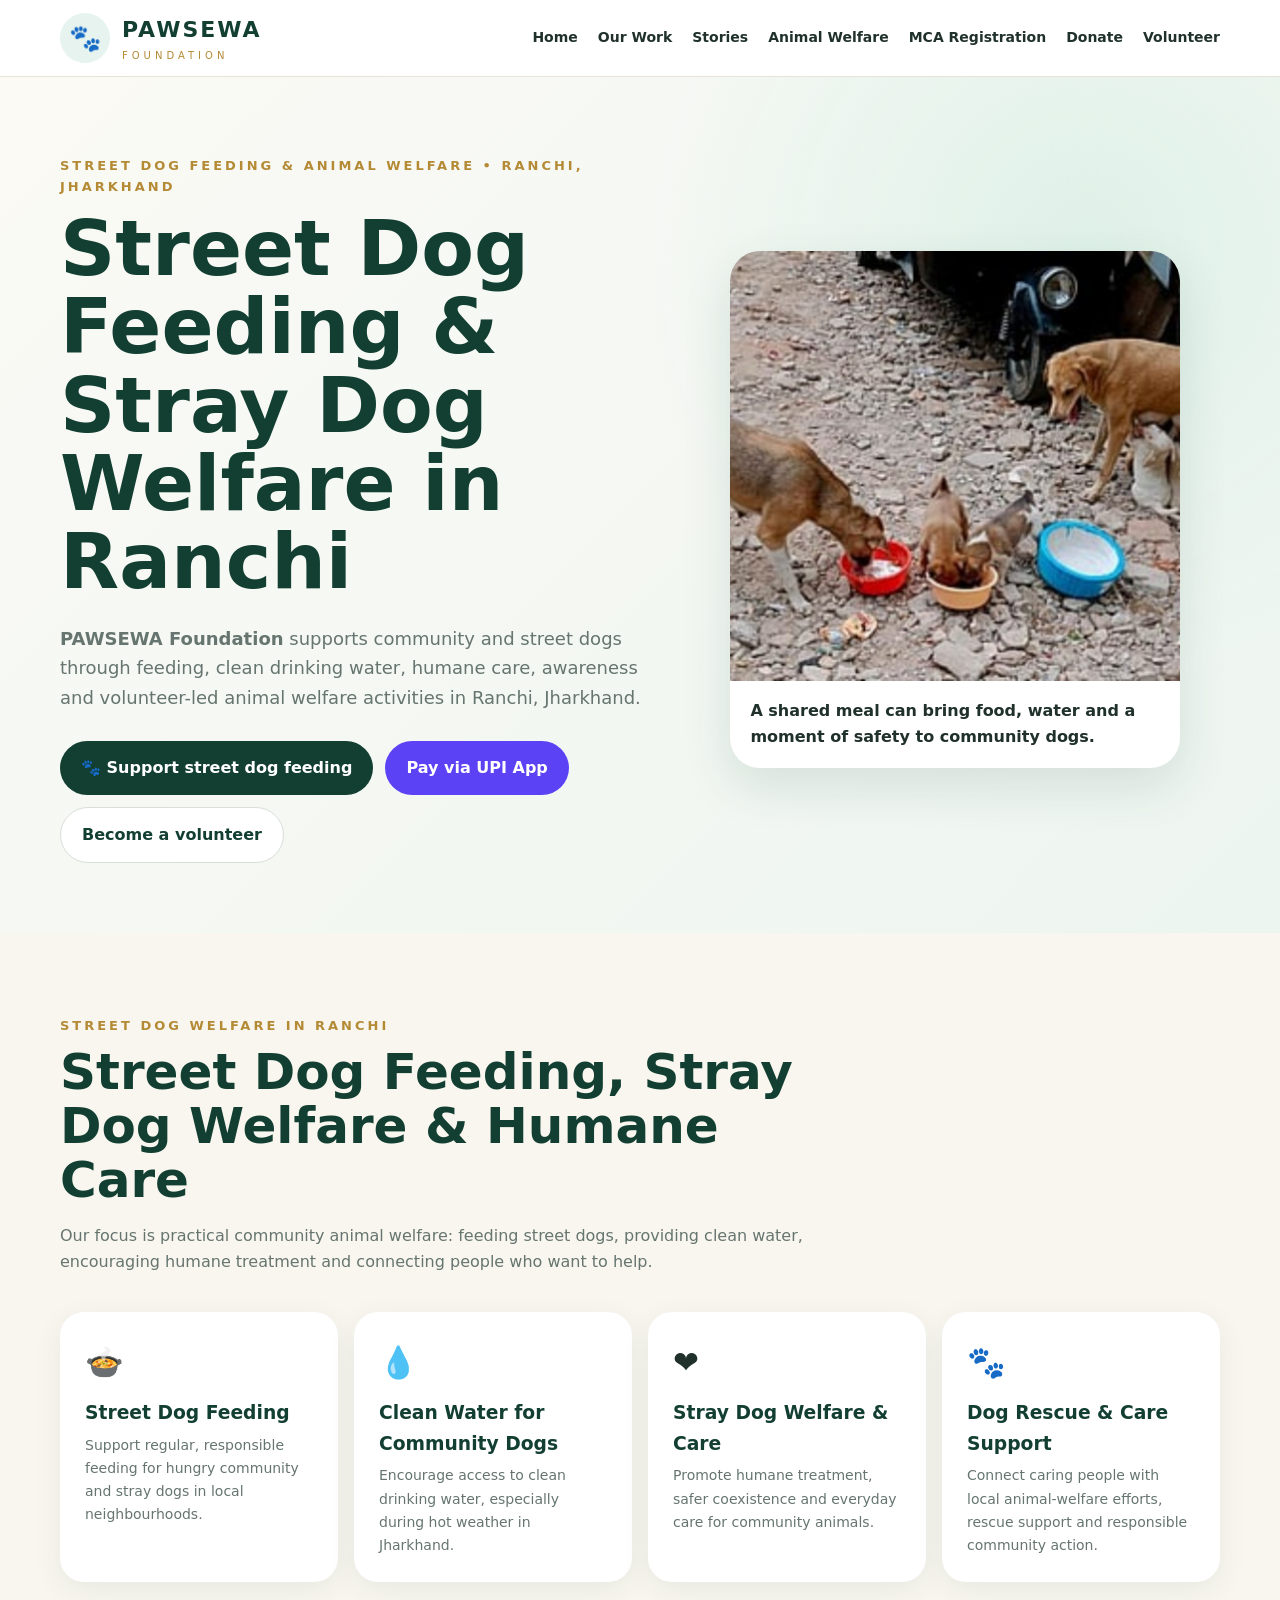
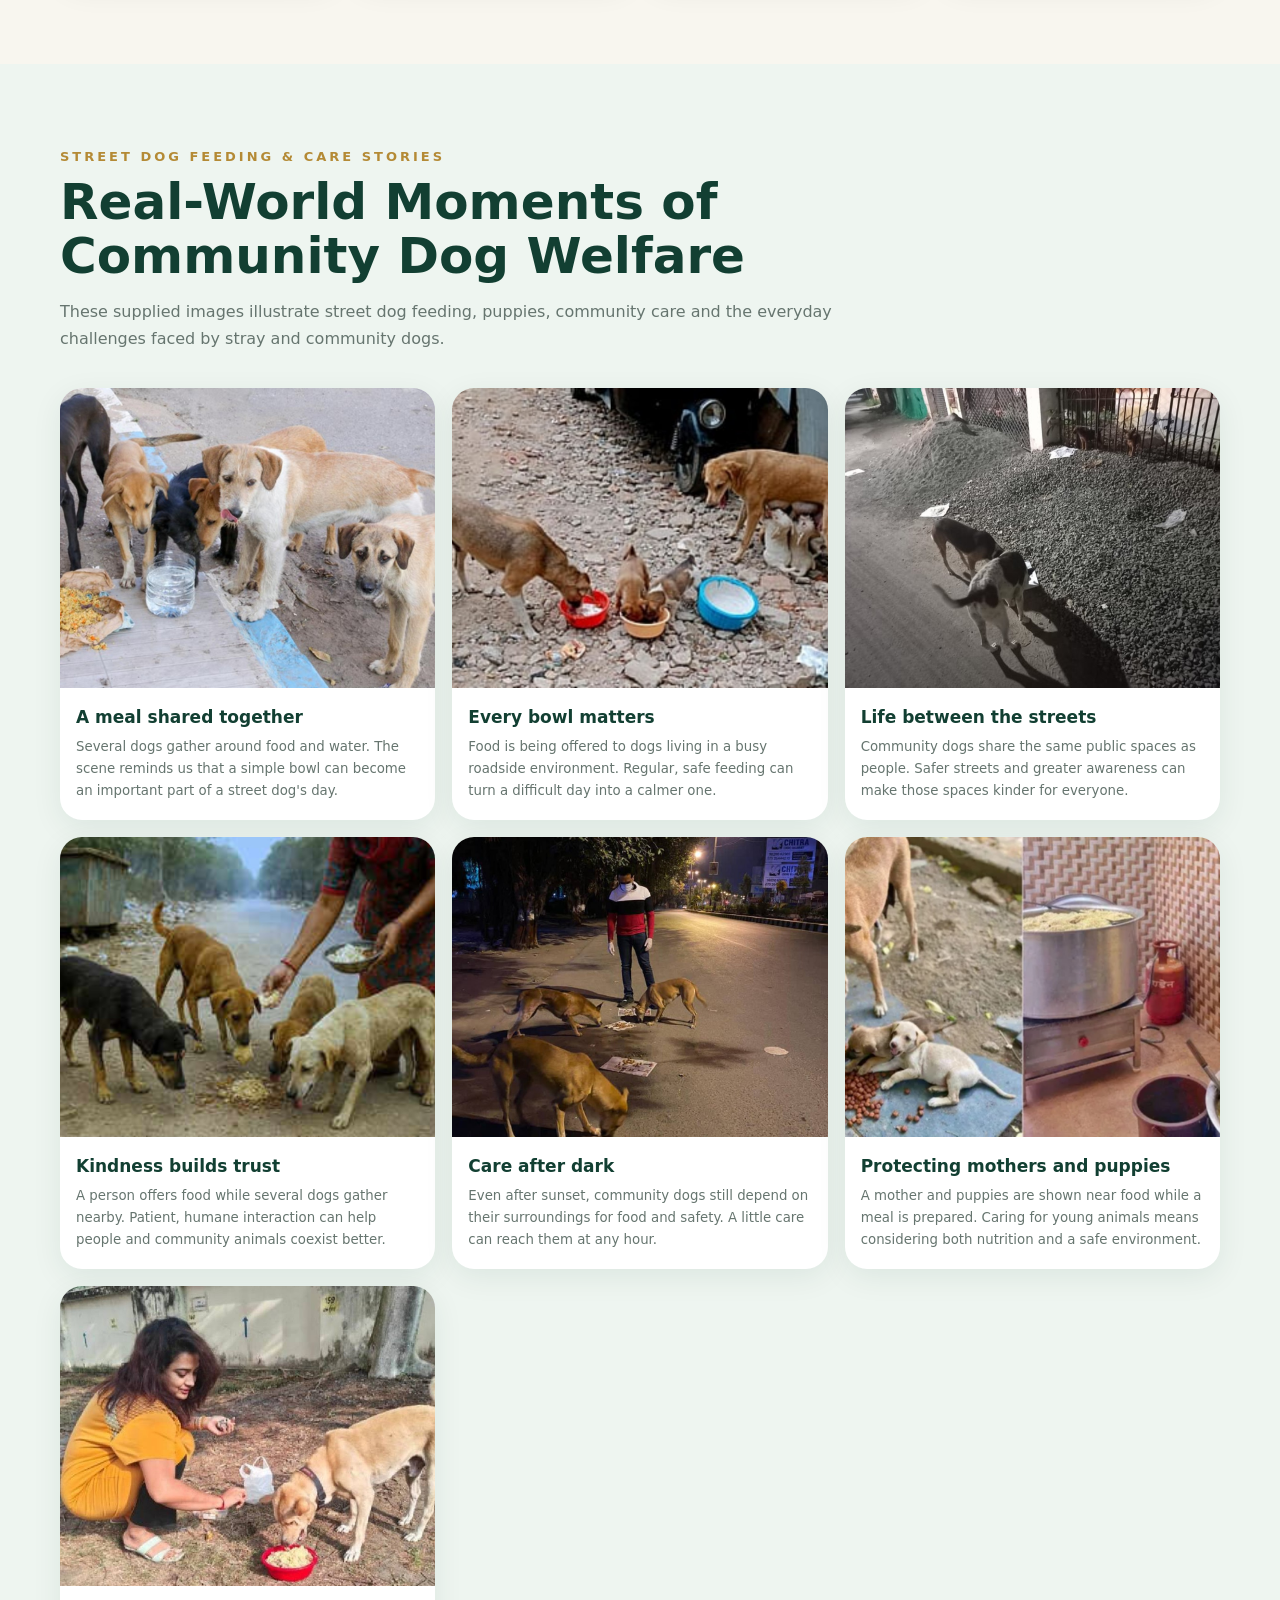
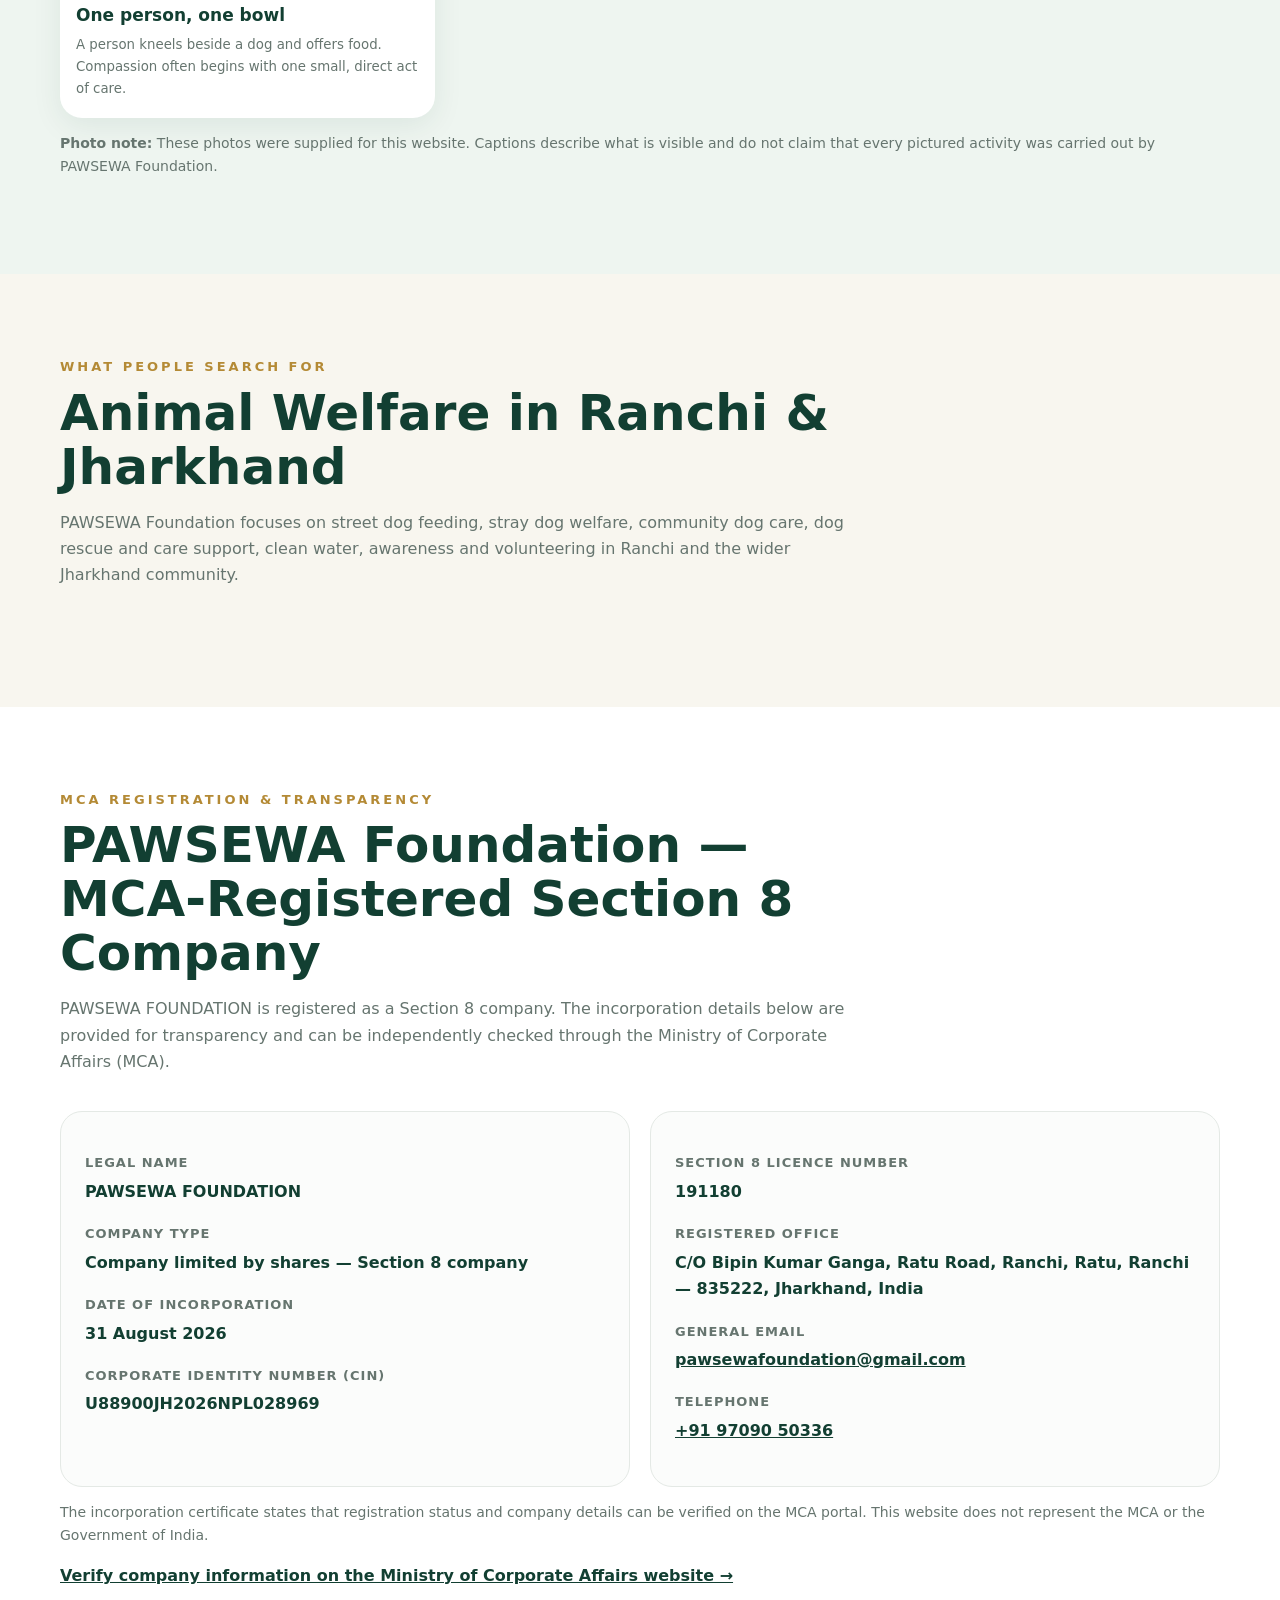
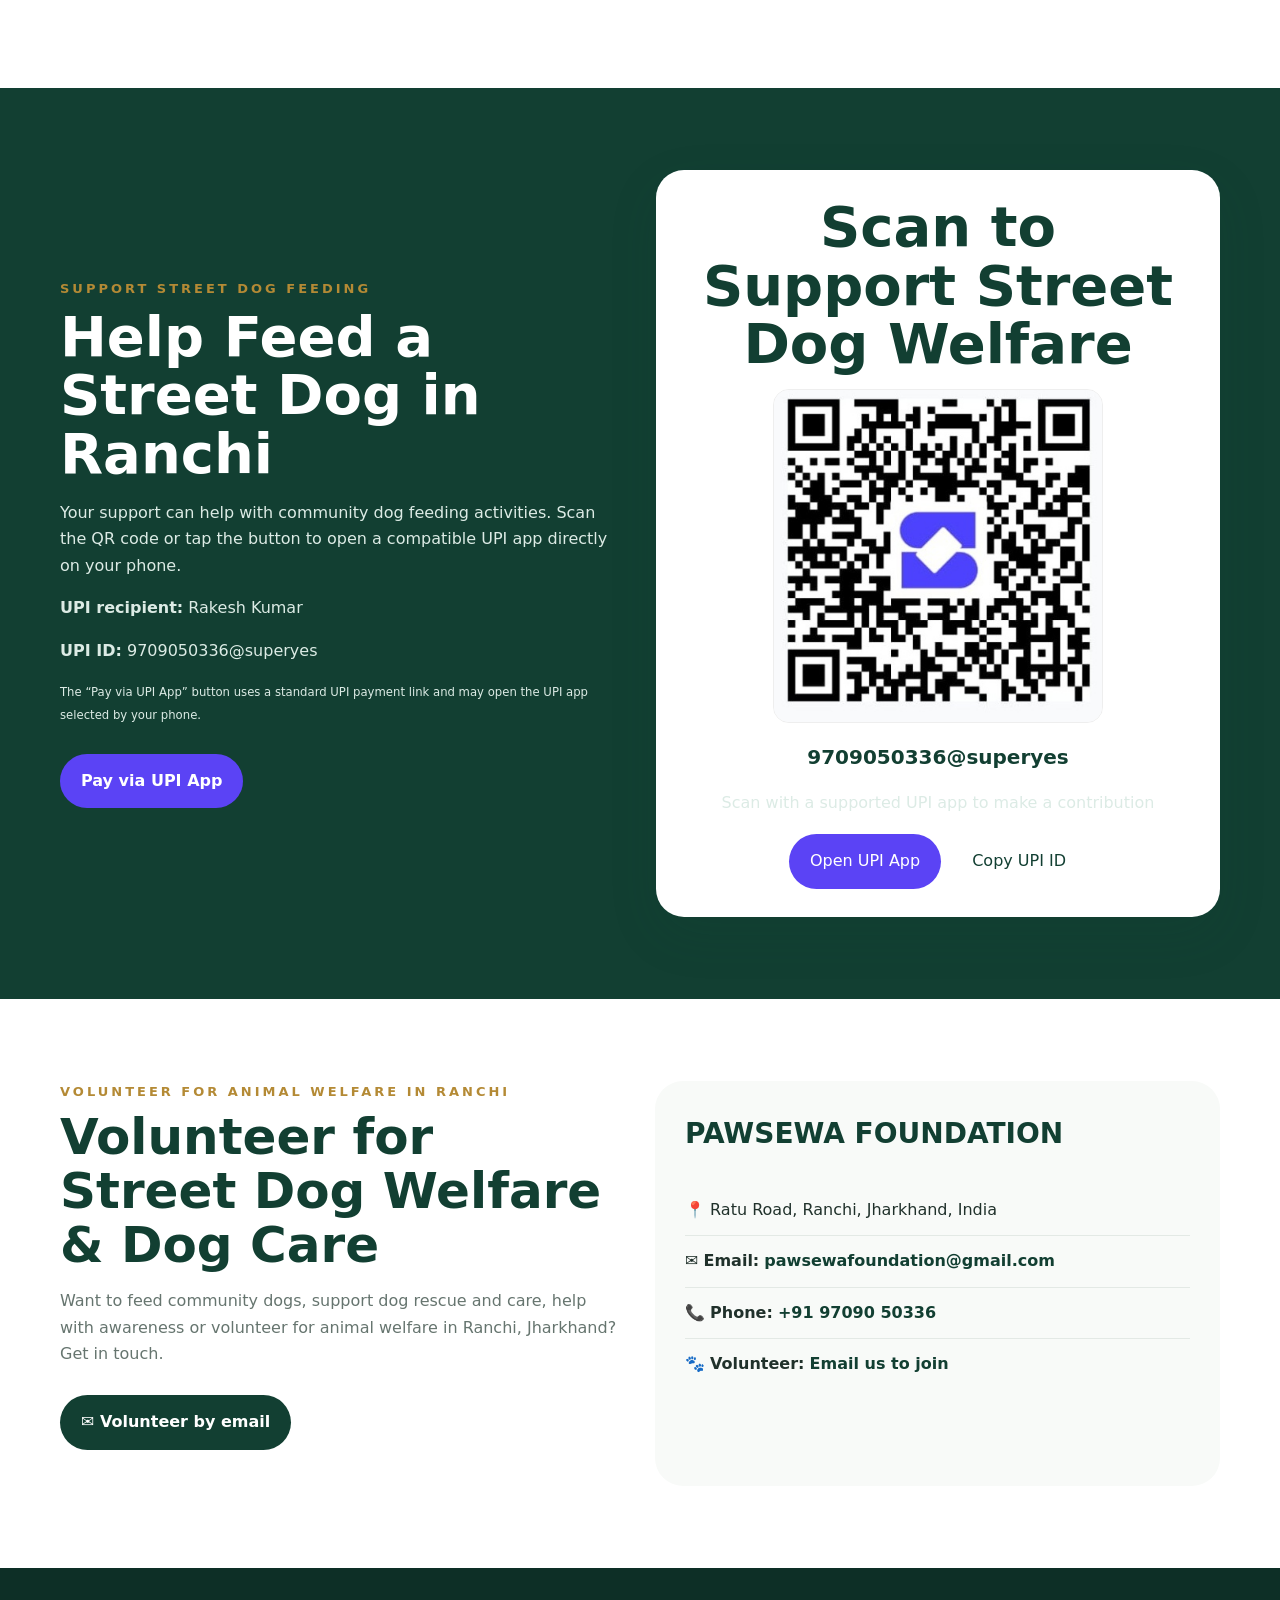
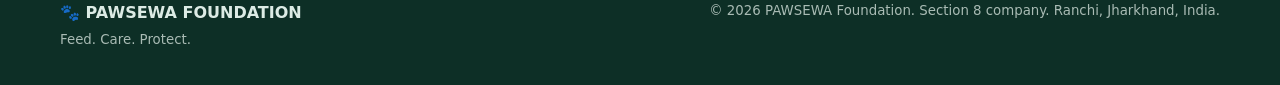
<file: index.html>
<!doctype html>
<html lang="en-IN">
<head>
  <meta charset="utf-8">
  <meta name="viewport" content="width=device-width, initial-scale=1">
  <title>PAWSEWA Foundation | Caring for Community & Street Dogs in Ranchi, Jharkhand</title>
  <meta name="description" content="PAWSEWA Foundation is a Section 8 company in Ranchi, Jharkhand supporting street dog feeding, stray dog welfare, dog care, rescue support, clean water, awareness and volunteering.">
  <meta name="robots" content="index, follow, max-image-preview:large, max-snippet:-1, max-video-preview:-1">
  <meta name="googlebot" content="index, follow, max-image-preview:large, max-snippet:-1, max-video-preview:-1">
  <meta name="author" content="PAWSEWA Foundation">
  <meta name="keywords" content="street dog feeding Ranchi, stray dog welfare Ranchi, animal welfare Jharkhand, dog rescue and care Ranchi, community dog welfare, feed street dogs, PAWSEWA Foundation">
  <meta name="theme-color" content="#123f32">
  <link rel="canonical" href="https://pawsewafoundation.online/">
  <link rel="sitemap" type="application/xml" href="/sitemap.xml">

  <meta property="og:type" content="website">
  <meta property="og:site_name" content="PAWSEWA Foundation">
  <meta property="og:title" content="Street Dog Feeding &amp; Animal Welfare in Ranchi | PAWSEWA Foundation">
  <meta property="og:description" content="Street dog feeding, stray dog welfare, dog care and animal welfare awareness in Ranchi, Jharkhand.">
  <meta property="og:url" content="https://pawsewafoundation.online/">
  <meta property="og:image" content="https://pawsewafoundation.online/731.jpg">
  <meta property="og:image:alt" content="Community dogs being fed together">
  <meta name="twitter:card" content="summary_large_image">
  <meta name="twitter:title" content="Street Dog Feeding &amp; Animal Welfare in Ranchi | PAWSEWA Foundation">
  <meta name="twitter:description" content="Street dog feeding, stray dog welfare, dog care and animal welfare awareness in Ranchi, Jharkhand.">
  <meta name="twitter:image" content="https://pawsewafoundation.online/731.jpg">
  <meta name="twitter:image:alt" content="Community dogs being fed together">

  <script type="application/ld+json">
  {
    "@context":"https://schema.org",
    "@type":"Organization",
    "@id":"https://pawsewafoundation.online/#organization",
    "name":"PAWSEWA Foundation",
    "legalName":"PAWSEWA FOUNDATION",
    "url":"https://pawsewafoundation.online/",
    "logo":"https://pawsewafoundation.online/731.jpg",
    "description":"A Section 8 company working for community and street dog welfare through feeding, clean water, care, awareness and volunteer action.",
    "foundingDate":"2026-08-31",
    "address":{
      "@type":"PostalAddress",
      "streetAddress":"Ratu Road",
      "addressLocality":"Ranchi",
      "addressRegion":"Jharkhand",
      "postalCode":"835222",
      "addressCountry":"IN"
    },
    "contactPoint":{
      "@type":"ContactPoint",
      "contactType":"volunteer and general enquiries",
      "email":"pawsewafoundation@gmail.com",
      "telephone":"+91-97090-50336",
      "areaServed":"IN"
    },
    "identifier":[
      {"@type":"PropertyValue","propertyID":"CIN","value":"U88900JH2026NPL028969"},
      {"@type":"PropertyValue","propertyID":"Section 8 Licence Number","value":"191180"}
    ]
  }
  </script>

  <script type="application/ld+json">
  {
    "@context":"https://schema.org",
    "@type":"WebSite",
    "@id":"https://pawsewafoundation.online/#website",
    "url":"https://pawsewafoundation.online/",
    "name":"PAWSEWA Foundation",
    "publisher":{"@id":"https://pawsewafoundation.online/#organization"},
    "inLanguage":"en-IN"
  }
  </script>

  <style>
    :root{--green:#123f32;--green2:#1c5a47;--gold:#b48a35;--cream:#f8f6ef;--text:#20312b;--muted:#66756f;--white:#fff;--line:#e4e9e5;--shadow:0 18px 50px rgba(18,63,50,.12)}
    *{box-sizing:border-box}
    html{scroll-behavior:smooth}
    body{margin:0;font-family:system-ui,-apple-system,"Segoe UI",Roboto,Arial,sans-serif;color:var(--text);background:var(--cream);line-height:1.65}
    img{max-width:100%;height:auto}
    a{color:inherit}
    .container{width:min(1160px,92%);margin:auto}
    .skip{position:absolute;left:-9999px;top:auto}.skip:focus{left:12px;top:12px;background:#fff;padding:10px;z-index:99}
    header{position:sticky;top:0;z-index:20;background:rgba(255,255,255,.97);backdrop-filter:blur(12px);border-bottom:1px solid #e7e3d7}
    .nav{min-height:76px;display:flex;align-items:center;justify-content:space-between;gap:20px}
    .brand{display:flex;align-items:center;gap:12px;text-decoration:none}.logo{width:50px;height:50px;border-radius:50%;display:grid;place-items:center;background:#e6f3ee;font-size:26px}.brand strong{font-size:22px;letter-spacing:2px;color:var(--green)}.brand small{display:block;letter-spacing:4px;color:var(--gold);font-size:10px}
    nav{display:flex;gap:20px;flex-wrap:wrap}nav a{text-decoration:none;font-weight:800;font-size:14px}nav a:hover,nav a:focus{color:var(--gold)}
    .hero{padding:78px 0 70px;background:radial-gradient(circle at 85% 20%,#dff1e8 0,transparent 35%),linear-gradient(135deg,#fbfaf5,#edf5f0)}
    .hero-grid{display:grid;grid-template-columns:1.05fr .95fr;gap:45px;align-items:center}.eyebrow{color:var(--gold);font-weight:900;letter-spacing:3px;font-size:13px;text-transform:uppercase}h1{font-size:clamp(42px,6vw,78px);line-height:1.02;margin:12px 0 22px;color:var(--green)}.hero p{font-size:18px;color:var(--muted);max-width:680px}
    .buttons{display:flex;gap:12px;flex-wrap:wrap;margin-top:28px}.btn{display:inline-block;padding:14px 21px;border-radius:999px;text-decoration:none;font-weight:900;transition:.2s}.btn:hover{transform:translateY(-2px)}.btn-primary{background:var(--green);color:#fff}.btn-secondary{background:#fff;border:1px solid #d8ded9;color:var(--green)}.btn-upi{background:#5b43f5;color:#fff}
    .hero-card{background:#fff;border-radius:30px;overflow:hidden;box-shadow:var(--shadow)}.hero-card img{width:100%;height:430px;object-fit:cover;display:block}.hero-card .caption{padding:17px 20px;font-weight:900;font-size:16px}
    section{padding:82px 0}.section-head{max-width:800px;margin-bottom:36px}.section-head h2{font-size:clamp(30px,4vw,50px);line-height:1.08;color:var(--green);margin:8px 0 12px}.section-head p{color:var(--muted)}
    .feature-grid{display:grid;grid-template-columns:repeat(4,1fr);gap:16px}.feature{background:#fff;padding:25px;border-radius:24px;box-shadow:0 8px 30px rgba(18,63,50,.07)}.feature .icon{font-size:31px}.feature h3{margin:10px 0 5px;color:var(--green)}.feature p{margin:0;color:var(--muted);font-size:14px}
    .gallery{display:grid;grid-template-columns:repeat(3,1fr);gap:17px}.photo{background:#fff;border-radius:22px;overflow:hidden;box-shadow:0 8px 30px rgba(18,63,50,.08);margin:0}.photo img{width:100%;height:300px;object-fit:cover;display:block}.photo figcaption{padding:15px 16px 18px}.photo strong{display:block;color:var(--green);font-size:17px}.photo small{display:block;color:var(--muted);margin-top:5px}
    .story{background:#eef5f0}.story-grid{display:grid;grid-template-columns:1fr 1fr;gap:26px}.story-card{background:#fff;border-radius:24px;padding:25px;box-shadow:0 8px 30px rgba(18,63,50,.06)}
    .registration{background:#fff}.reg-grid{display:grid;grid-template-columns:1fr 1fr;gap:20px}.reg-card{border:1px solid var(--line);border-radius:22px;padding:24px;background:#fbfcfb}.reg-card dt{font-weight:800;color:var(--muted);font-size:13px;text-transform:uppercase;letter-spacing:1px}.reg-card dd{margin:5px 0 18px;font-weight:800;color:var(--green)}.notice{font-size:14px;color:var(--muted)}
    .donate{background:var(--green);color:#fff}.donate-grid{display:grid;grid-template-columns:1fr 1fr;gap:32px;align-items:center}.donate h2{font-size:clamp(38px,5vw,56px);line-height:1.05;margin:8px 0 15px}.donate p{color:#dcebe5}.donate-card{background:#fff;color:var(--text);border-radius:28px;padding:28px;text-align:center;box-shadow:var(--shadow)}.qr{width:min(330px,100%);border-radius:16px;display:block;margin:12px auto 18px;border:1px solid #eee}.upi{font-size:20px;font-weight:900;color:var(--green);word-break:break-word}.upi-actions{display:flex;justify-content:center;gap:10px;flex-wrap:wrap;margin-top:18px}.upi-actions .btn{border:0;cursor:pointer;font:inherit}
    .contact{background:#fff}.contact-grid{display:grid;grid-template-columns:1fr 1fr;gap:30px}.contact-box{background:#f8faf8;border-radius:28px;padding:30px}.contact-box h3{font-size:28px;color:var(--green);margin-top:0}.contact-row{padding:12px 0;border-bottom:1px solid #e3e9e5}.contact-row:last-child{border-bottom:0}.contact-row a{text-decoration:none;color:var(--green);font-weight:900}
    footer{background:#0d2f26;color:#dcebe5;padding:32px 0}.foot{display:flex;justify-content:space-between;gap:20px;flex-wrap:wrap}footer small{color:#a9bbb4}.mca-link{font-weight:800;color:var(--green)}
    @media(max-width:900px){nav{display:none}.hero-grid,.donate-grid,.contact-grid,.story-grid,.reg-grid{grid-template-columns:1fr}.feature-grid{grid-template-columns:repeat(2,1fr)}.gallery{grid-template-columns:1fr 1fr}}
    @media(max-width:560px){.gallery{grid-template-columns:1fr}.photo img{height:310px}.feature-grid{grid-template-columns:1fr 1fr}.hero{padding-top:52px}.hero-card img{height:330px}}
  </style>

  <script type="application/ld+json">
  {
    "@context":"https://schema.org",
    "@type":"WebPage",
    "@id":"https://pawsewafoundation.online/#webpage",
    "url":"https://pawsewafoundation.online/",
    "name":"Street Dog Feeding & Animal Welfare in Ranchi | PAWSEWA Foundation",
    "description":"Street dog feeding, stray dog welfare, dog care, rescue support and animal welfare awareness in Ranchi, Jharkhand.",
    "isPartOf":{"@id":"https://pawsewafoundation.online/#website"},
    "about":{"@id":"https://pawsewafoundation.online/#organization"},
    "inLanguage":"en-IN"
  }
  </script>
<link rel="icon" type="image/png" href="/favicon.png">
  
</head>
<body>
<a class="skip" href="#main">Skip to content</a>
<header>
  <div class="container nav">
    <a class="brand" href="#home" aria-label="PAWSEWA Foundation home"><span class="logo" aria-hidden="true">🐾</span><span><strong>PAWSEWA</strong><small>FOUNDATION</small></span></a>
    <nav aria-label="Primary navigation"><a href="#home">Home</a><a href="#work">Our Work</a><a href="#stories">Stories</a><a href="#focus">Animal Welfare</a><a href="#registration">MCA Registration</a><a href="#donate">Donate</a><a href="#contact">Volunteer</a></nav>
  </div>
</header>

<main id="main">
  <section id="home" class="hero">
    <div class="container hero-grid">
      <div>
        <div class="eyebrow">Street dog feeding &amp; animal welfare • Ranchi, Jharkhand</div>
        <h1>Street Dog Feeding &amp; Stray Dog Welfare in Ranchi</h1>
        <p><strong>PAWSEWA Foundation</strong> supports community and street dogs through feeding, clean drinking water, humane care, awareness and volunteer-led animal welfare activities in Ranchi, Jharkhand.</p>
        <div class="buttons"><a class="btn btn-primary" href="#donate">🐾 Support street dog feeding</a><a class="btn btn-upi" href="upi://pay?pa=9709050336@superyes&amp;pn=Rakesh%20Kumar&amp;cu=INR">Pay via UPI App</a><a class="btn btn-secondary" href="mailto:pawsewafoundation@gmail.com?subject=Volunteer%20with%20PAWSEWA%20Foundation">Become a volunteer</a></div>
      </div>
      <figure class="hero-card">
        <img src="731.jpg" width="1536" height="1024" fetchpriority="high" decoding="async" alt="Community dogs gathered around food bowls on a street in India">
        <figcaption class="caption">A shared meal can bring food, water and a moment of safety to community dogs.</figcaption>
      </figure>
    </div>
  </section>

  <section id="work">
    <div class="container">
      <div class="section-head"><div class="eyebrow">Street dog welfare in Ranchi</div><h2>Street Dog Feeding, Stray Dog Welfare &amp; Humane Care</h2><p>Our focus is practical community animal welfare: feeding street dogs, providing clean water, encouraging humane treatment and connecting people who want to help.</p></div>
      <div class="feature-grid">
        <article class="feature"><div class="icon" aria-hidden="true">🍲</div><h3>Street Dog Feeding</h3><p>Support regular, responsible feeding for hungry community and stray dogs in local neighbourhoods.</p></article>
        <article class="feature"><div class="icon" aria-hidden="true">💧</div><h3>Clean Water for Community Dogs</h3><p>Encourage access to clean drinking water, especially during hot weather in Jharkhand.</p></article>
        <article class="feature"><div class="icon" aria-hidden="true">❤️</div><h3>Stray Dog Welfare &amp; Care</h3><p>Promote humane treatment, safer coexistence and everyday care for community animals.</p></article>
        <article class="feature"><div class="icon" aria-hidden="true">🐾</div><h3>Dog Rescue &amp; Care Support</h3><p>Connect caring people with local animal-welfare efforts, rescue support and responsible community action.</p></article>
      </div>
    </div>
  </section>

  <section id="stories" class="story">
    <div class="container">
      <div class="section-head"><div class="eyebrow">Street dog feeding &amp; care stories</div><h2>Real-World Moments of Community Dog Welfare</h2><p>These supplied images illustrate street dog feeding, puppies, community care and the everyday challenges faced by stray and community dogs.</p></div>
      <div class="gallery">
        <figure class="photo"><img src="730.jpg" width="1536" height="1024" loading="lazy" decoding="async" alt="Several community dogs gathered around food and water on a roadside"><figcaption><strong>A meal shared together</strong><small>Several dogs gather around food and water. The scene reminds us that a simple bowl can become an important part of a street dog's day.</small></figcaption></figure>
        <figure class="photo"><img src="731.jpg" width="1536" height="1024" loading="lazy" decoding="async" alt="Community dogs eating from bowls on a rough roadside"><figcaption><strong>Every bowl matters</strong><small>Food is being offered to dogs living in a busy roadside environment. Regular, safe feeding can turn a difficult day into a calmer one.</small></figcaption></figure>
        <figure class="photo"><img src="732.jpg" width="1536" height="1024" loading="lazy" decoding="async" alt="Two community dogs walking beside a roadside pile of construction material"><figcaption><strong>Life between the streets</strong><small>Community dogs share the same public spaces as people. Safer streets and greater awareness can make those spaces kinder for everyone.</small></figcaption></figure>
        <figure class="photo"><img src="733.jpg" width="1536" height="1024" loading="lazy" decoding="async" alt="A person feeding several community dogs outdoors"><figcaption><strong>Kindness builds trust</strong><small>A person offers food while several dogs gather nearby. Patient, humane interaction can help people and community animals coexist better.</small></figcaption></figure>
        <figure class="photo"><img src="734.jpg" width="1536" height="2048" loading="lazy" decoding="async" alt="Community dogs being fed on a city road at night"><figcaption><strong>Care after dark</strong><small>Even after sunset, community dogs still depend on their surroundings for food and safety. A little care can reach them at any hour.</small></figcaption></figure>
        <figure class="photo"><img src="735.webp" width="1536" height="1024" loading="lazy" decoding="async" alt="Mother dog and puppies beside food with a kitchen preparing meals nearby"><figcaption><strong>Protecting mothers and puppies</strong><small>A mother and puppies are shown near food while a meal is prepared. Caring for young animals means considering both nutrition and a safe environment.</small></figcaption></figure>
        <figure class="photo"><img src="736.jpg" width="1536" height="1024" loading="lazy" decoding="async" alt="A person feeding a community dog from a bowl outdoors"><figcaption><strong>One person, one bowl</strong><small>A person kneels beside a dog and offers food. Compassion often begins with one small, direct act of care.</small></figcaption></figure>
      </div>
      <p class="notice"><strong>Photo note:</strong> These photos were supplied for this website. Captions describe what is visible and do not claim that every pictured activity was carried out by PAWSEWA Foundation.</p>
    </div>
  </section>

  <section id="focus" class="focus">
    <div class="container">
      <div class="section-head"><div class="eyebrow">What people search for</div><h2>Animal Welfare in Ranchi &amp; Jharkhand</h2><p>PAWSEWA Foundation focuses on street dog feeding, stray dog welfare, community dog care, dog rescue and care support, clean water, awareness and volunteering in Ranchi and the wider Jharkhand community.</p></div>
    </div>
  </section>

  <section id="registration" class="registration">
    <div class="container">
      <div class="section-head"><div class="eyebrow">MCA registration &amp; transparency</div><h2>PAWSEWA Foundation — MCA-Registered Section 8 Company</h2><p>PAWSEWA FOUNDATION is registered as a Section 8 company. The incorporation details below are provided for transparency and can be independently checked through the Ministry of Corporate Affairs (MCA).</p></div>
      <div class="reg-grid">
        <div class="reg-card"><dl><dt>Legal name</dt><dd>PAWSEWA FOUNDATION</dd><dt>Company type</dt><dd>Company limited by shares — Section 8 company</dd><dt>Date of incorporation</dt><dd>31 August 2026</dd><dt>Corporate Identity Number (CIN)</dt><dd>U88900JH2026NPL028969</dd></dl></div>
        <div class="reg-card"><dl><dt>Section 8 licence number</dt><dd>191180</dd><dt>Registered office</dt><dd>C/O Bipin Kumar Ganga, Ratu Road, Ranchi, Ratu, Ranchi — 835222, Jharkhand, India</dd><dt>General email</dt><dd><a href="mailto:pawsewafoundation@gmail.com">pawsewafoundation@gmail.com</a></dd><dt>Telephone</dt><dd><a href="tel:+919709050336">+91 97090 50336</a></dd></dl></div>
      </div>
      <p class="notice">The incorporation certificate states that registration status and company details can be verified on the MCA portal. This website does not represent the MCA or the Government of India.</p>
      <p><a class="mca-link" href="https://www.mca.gov.in/" rel="noopener">Verify company information on the Ministry of Corporate Affairs website →</a></p>
    </div>
  </section>

  <section id="donate" class="donate">
    <div class="container donate-grid">
      <div><div class="eyebrow">Support street dog feeding</div><h2>Help Feed a Street Dog in Ranchi</h2><p>Your support can help with community dog feeding activities. Scan the QR code or tap the button to open a compatible UPI app directly on your phone.</p><p><strong>UPI recipient:</strong> Rakesh Kumar</p><p><strong>UPI ID:</strong> 9709050336@superyes</p><p class="notice"><small>The “Pay via UPI App” button uses a standard UPI payment link and may open the UPI app selected by your phone.</small></p><div class="buttons"><a class="btn btn-upi" href="upi://pay?pa=9709050336@superyes&amp;pn=Rakesh%20Kumar&amp;cu=INR">Pay via UPI App</a></div></div>
      <div class="donate-card"><h2 style="margin-top:0;color:#123f32">Scan to Support Street Dog Welfare</h2><img class="qr" src="upi-qr-crop.jpg" width="330" height="330" loading="lazy" decoding="async" alt="UPI QR code for donations to PAWSEWA Foundation"><div class="upi">9709050336@superyes</div><p>Scan with a supported UPI app to make a contribution</p><div class="upi-actions"><a class="btn btn-upi" href="upi://pay?pa=9709050336@superyes&amp;pn=Rakesh%20Kumar&amp;cu=INR">Open UPI App</a><button class="btn btn-secondary" type="button" onclick="navigator.clipboard&amp;&amp;navigator.clipboard.writeText('9709050336@superyes').then(()=>this.textContent='UPI ID Copied')">Copy UPI ID</button></div></div>
    </div>
  </section>

  <section id="contact" class="contact">
    <div class="container contact-grid">
      <div class="section-head"><div class="eyebrow">Volunteer for animal welfare in Ranchi</div><h2>Volunteer for Street Dog Welfare &amp; Dog Care</h2><p>Want to feed community dogs, support dog rescue and care, help with awareness or volunteer for animal welfare in Ranchi, Jharkhand? Get in touch.</p><div class="buttons"><a class="btn btn-primary" href="mailto:pawsewafoundation@gmail.com?subject=Volunteer%20with%20PAWSEWA%20Foundation">✉️ Volunteer by email</a></div></div>
      <div class="contact-box"><h3>PAWSEWA FOUNDATION</h3><div class="contact-row">📍 Ratu Road, Ranchi, Jharkhand, India</div><div class="contact-row">✉️ <strong>Email:</strong> <a href="mailto:pawsewafoundation@gmail.com">pawsewafoundation@gmail.com</a></div><div class="contact-row">📞 <strong>Phone:</strong> <a href="tel:+919709050336">+91 97090 50336</a></div><div class="contact-row">🐾 <strong>Volunteer:</strong> <a href="mailto:pawsewafoundation@gmail.com?subject=Volunteer%20with%20PAWSEWA%20Foundation">Email us to join</a></div></div>
    </div>
  </section>
</main>

<footer><div class="container foot"><div><strong>🐾 PAWSEWA FOUNDATION</strong><br><small>Feed. Care. Protect.</small></div><small>© 2026 PAWSEWA Foundation. Section 8 company. Ranchi, Jharkhand, India.</small></div></footer>
</body>
</html>
</file>
